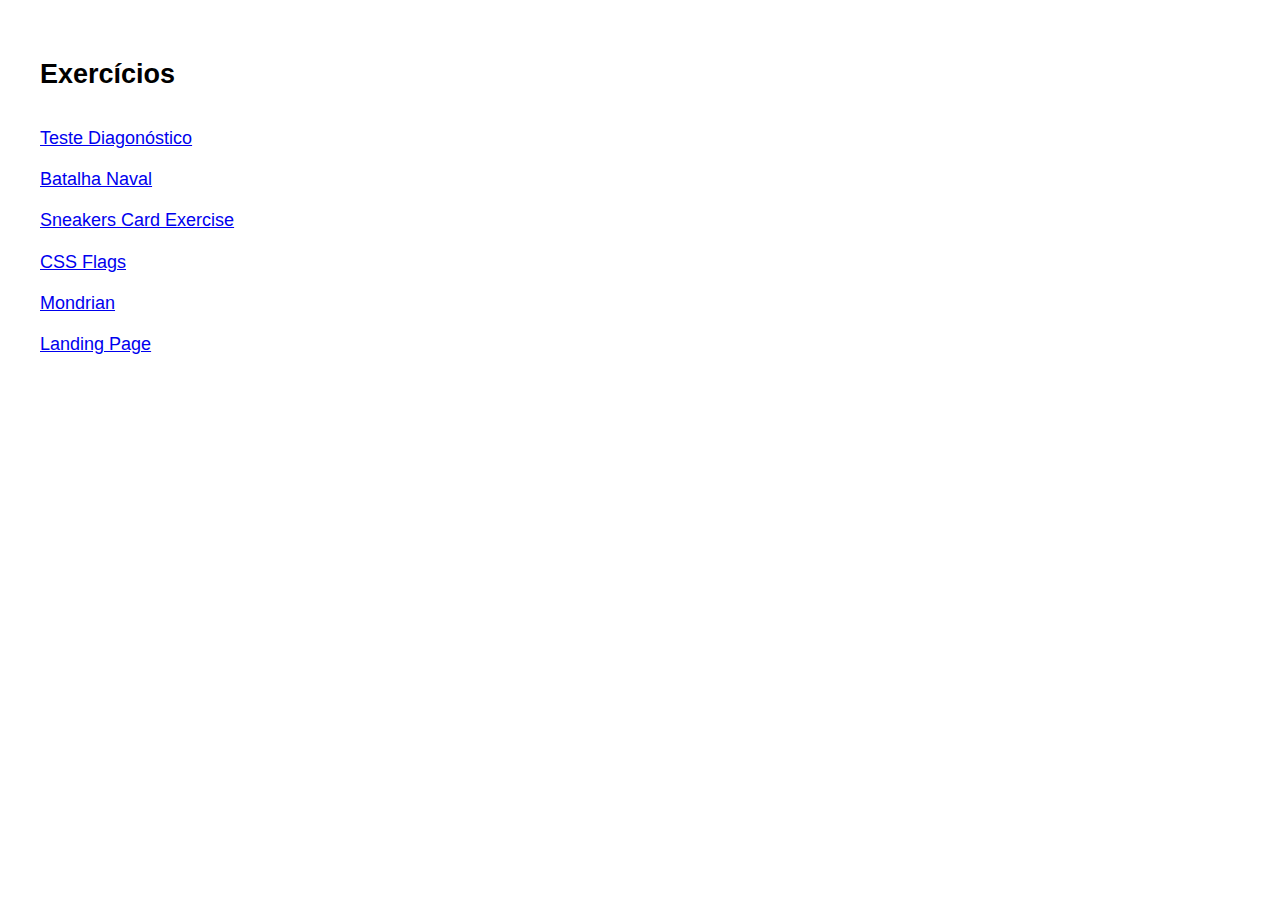
<file: index.html>
<!DOCTYPE html>
<html lang="en">
<head>
    <meta charset="UTF-8">
    <meta name="viewport" content="width=device-width, initial-scale=1.0">
    <link rel="stylesheet" href="./styles.css">
    <title>Learning CSS @EDIT</title>
</head>
<body>
    <div class="exercises-wrapper">
        <h2>Exercícios</h2>
        <a class="card" href="./t_diagnostico/t_diagonostico.html" target="_blank">Teste Diagonóstico</a>
        <a href="./css-navy-battle/css-navy-battle.html" target="_blank">Batalha Naval</a>
        <a href="./sneakers-card/sneaker-card.html" target="_blank">Sneakers Card Exercise</a>
        <a class="card" href="./css-flags/index.html" target="_blank">CSS Flags</a>
        <a href="./t_mondrian/index.html" target="_blank">Mondrian</a>
        <a href="#" target="_blank">Landing Page</a>
        </div>
    </div>
</body>
</html>
</file>
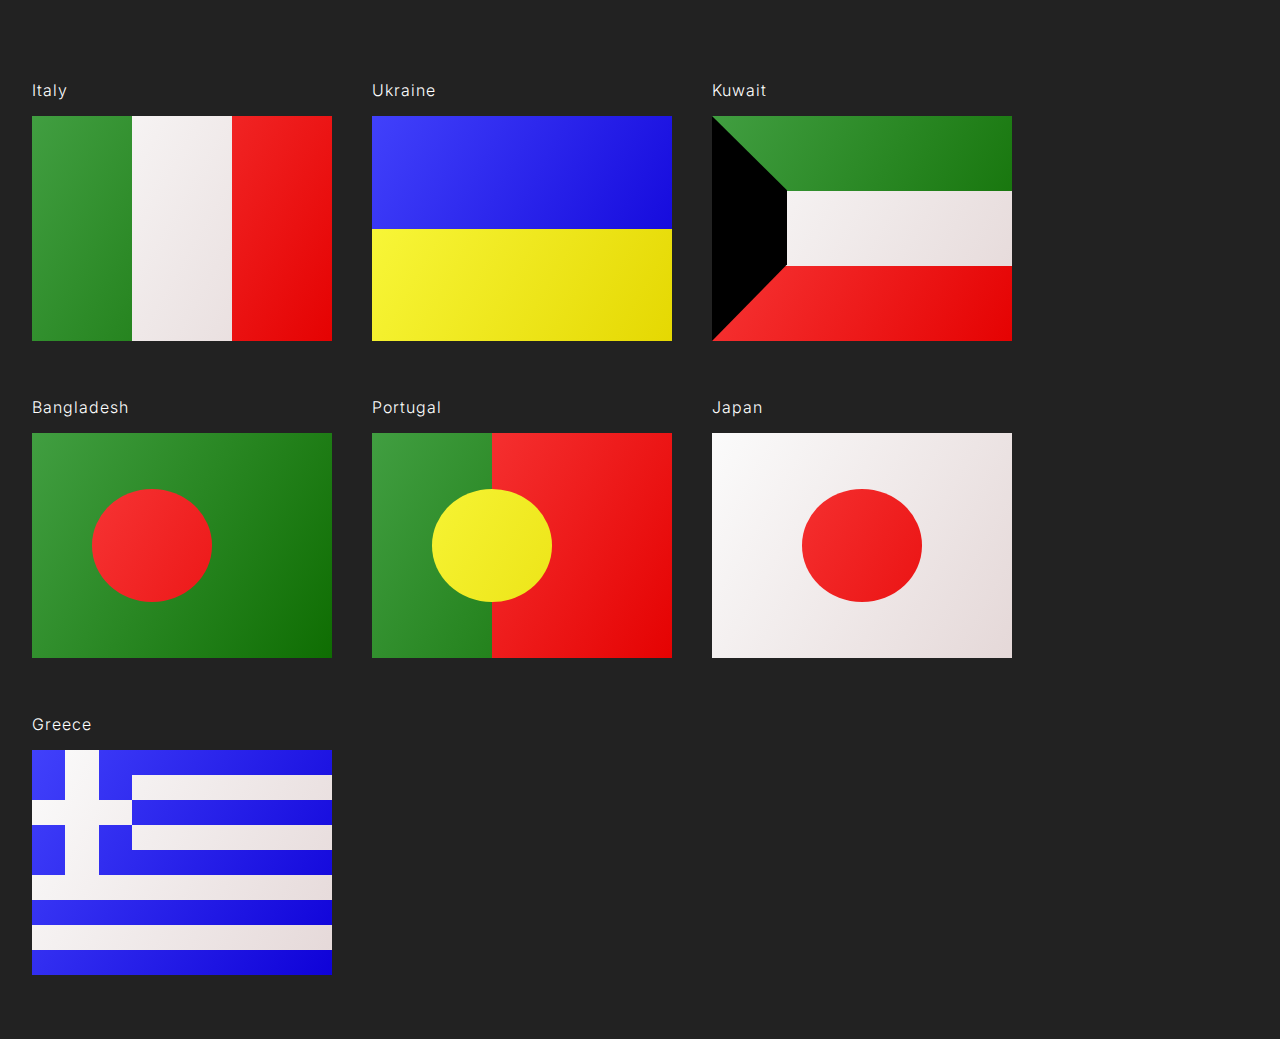
<file: css-flags/index.html>
<!DOCTYPE html>
<html lang="en">
	<head>
		<meta charset="UTF-8" />
		<meta name="viewport" content="width=device-width, initial-scale=1.0" />
		<title>Document</title>
		<link rel="stylesheet" href="styles.css" />
	</head>
	<body>
		<div class="flag_container">
			<h3 class="flag_title">Italy</h3>
			<div class="flag flag--italy">
				 <div class="green"></div>
				 <div class="white"></div>
				 <div class="red"></div>
			</div>
		</div>

		<div class="flag_container">
			<h3 class="flag_title">Ukraine</h3>
			<div class="flag flag--ukraine">
				<div class="blue"></div>
				<div class="yellow"></div>
			</div>
		</div>

		<div class="flag_container">
			<h3 class="flag_title">Kuwait</h3>
			<div class="flag flag--kuwait">
				<div class="black"></div>
				<div class="green"></div>
				<div class="red"></div>
			</div>
		</div>

		<div class="flag_container">
			<h3 class="flag_title">Bangladesh</h3>
			<div class="flag flag--bangladesh">
				<div class="green-circle"></div>
			</div>
		</div>

		<div class="flag_container">
			<h3 class="flag_title">Portugal</h3>
			<div class="flag flag--portugal">
				<div class="green"></div>
				<div class="yellow-circle"></div>
				<div class="red"></div>
			</div>
		</div>

		<div class="flag_container">
			<h3 class="flag_title">Japan</h3>
			<div class="flag flag--japan">
				<div class="red-circle"></div>
			</div>
		</div>

		<div class="flag_container">
			<h3 class="flag_title">Greece</h3>
			<div class="flag flag--greece">
				<div class="white-stripe-hor"></div>
				<div class="white-stripe-ver"></div>
				<div class="stripe-1"></div>
				<div class="stripe-2"></div>
				<div class="stripe-3"></div>
				<div class="stripe-4"></div>
			</div>
		</div>
	</body>
</html>
</file>
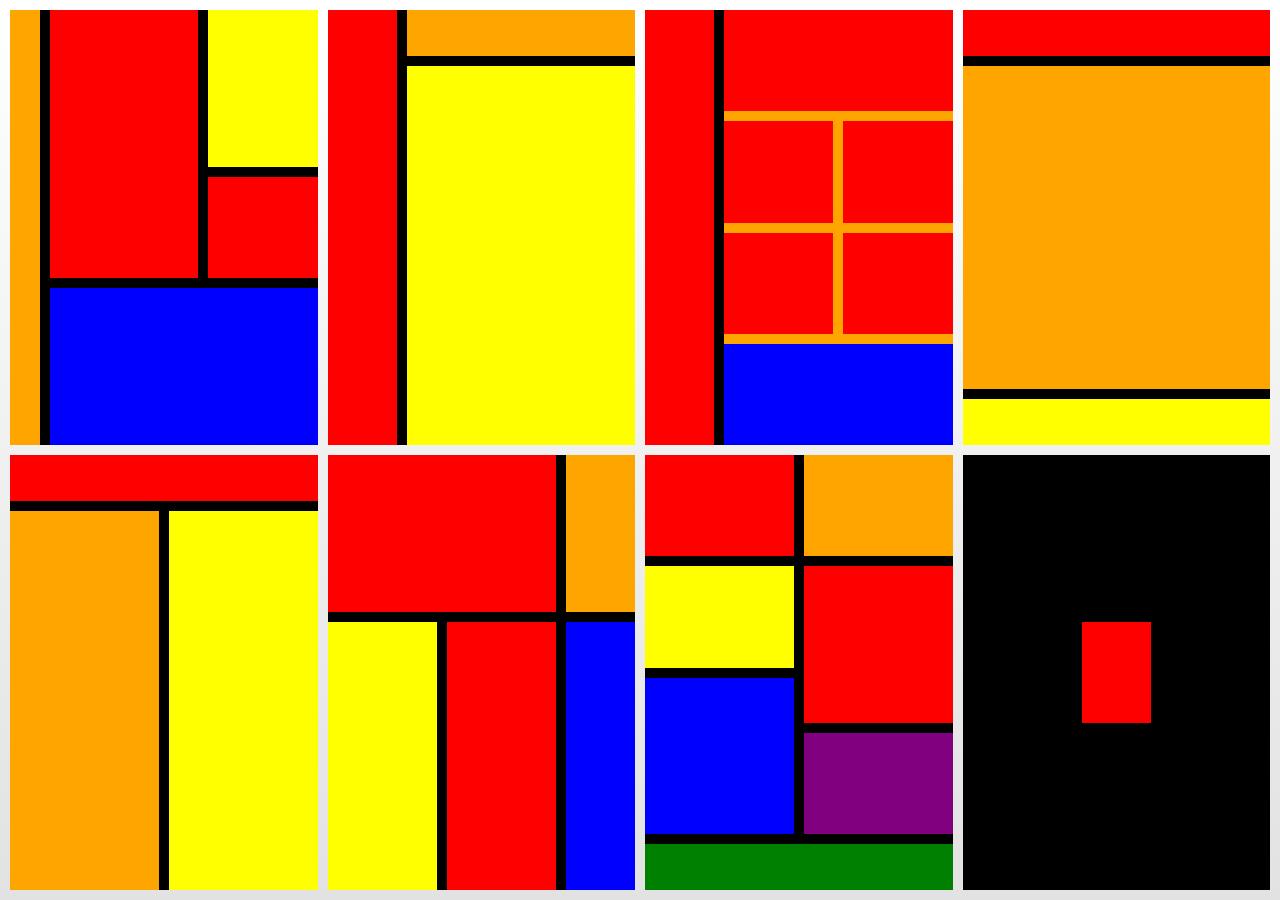
<file: t_mondrian/index.html>
<!DOCTYPE html>
<html lang="en">
<head>
    <meta charset="UTF-8">
    <meta name="viewport" content="width=device-width, initial-scale=1.0">
    <title>Document</title>
    <link rel="stylesheet" href="reset.css">
    <link rel="stylesheet" href="style.css">
</head>
<body>
    
    <div class="container">
        <div class="board-1">
            <div class="area red"></div>
            <div class="area orange"></div>
            <div class="area yellow"></div>
            <div class="area red red-2"></div>
            <div class="area blue"></div>
        </div>
        <div class="board-2">
            <div class="area red"></div>
            <div class="area orange"></div>
            <div class="area yellow"></div>
        </div>
        <div class="board-3">
            <div class="area red"></div>
            <div class="area orange">
                <div class="sub-area red red1"></div>
                <div class="sub-area red red2"></div>
                <div class="sub-area red red3"></div>
                <div class="sub-area red red4"></div>
                <div class="sub-area red red5"></div>
                <div class="sub-area blue"></div>
            </div>
            
        </div>
        <div class="board-4">
            <div class="area red"></div>
            <div class="area orange"></div>
            <div class="area yellow"></div>
        </div>
        <div class="board-5">
              <div class="area red"></div>
            <div class="area orange"></div>
            <div class="area yellow"></div>
        </div>
        <div class="board-6">
             <div class="area red"></div>
            <div class="area orange"></div>
            <div class="area yellow"></div>
            <div class="area red red2"></div>
            <div class="area blue"></div>
        </div>
        <div class="board-7">
            <div class="area red"></div>
            <div class="area orange"></div>
            <div class="area yellow"></div>
            <div class="area red red2"></div>
            <div class="area blue"></div>
            <div class="area purple"></div>
            <div class="area green"></div>
        </div>
        <div class="board-9">
            <div class="area red"></div>
        </div>
    </div>
</body>
</html>
</file>
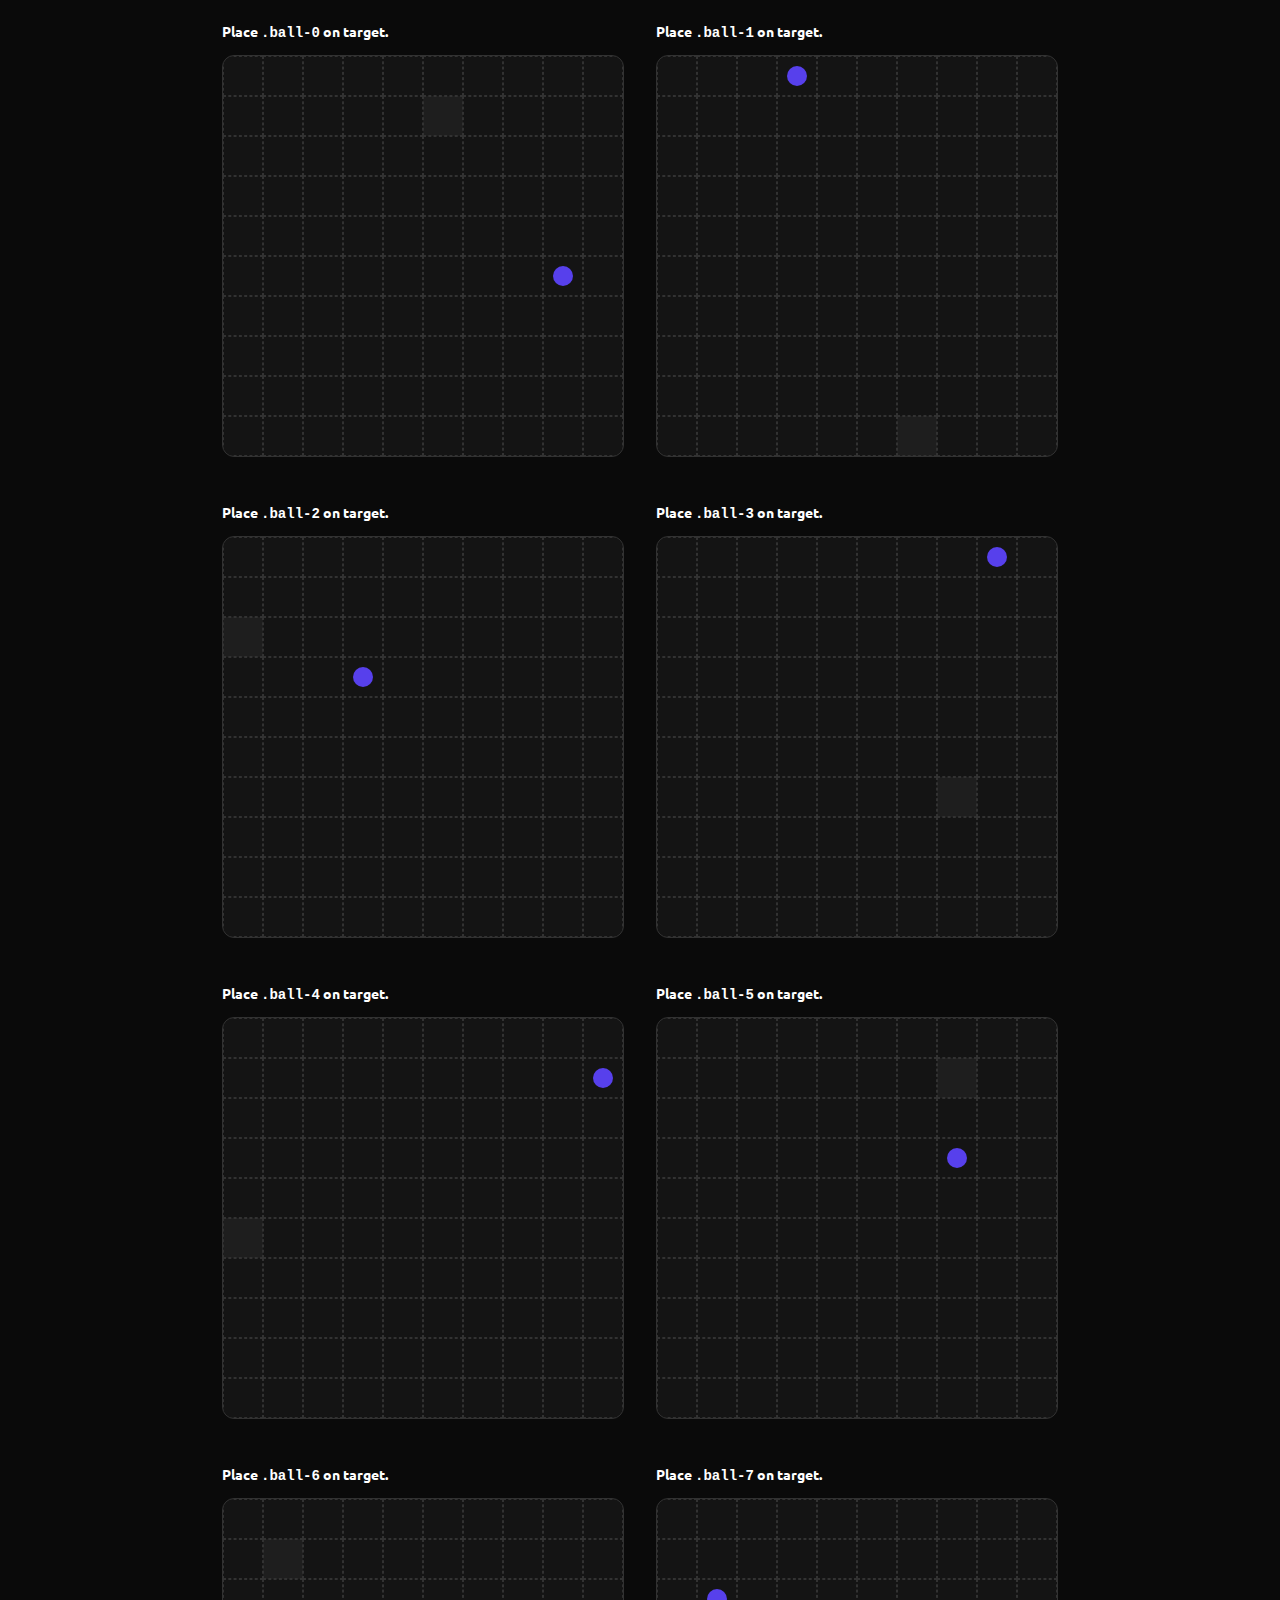
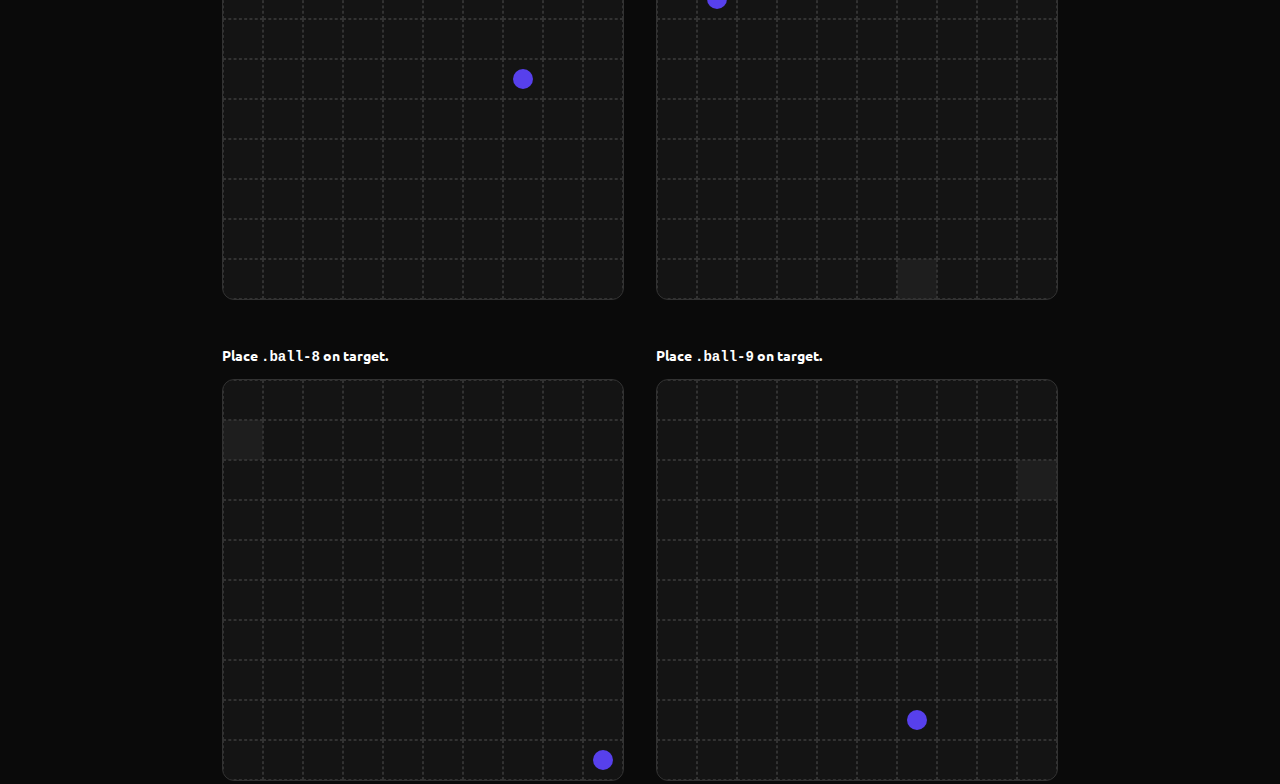
<file: css-navy-battle/css-navy-battle.html>
<!DOCTYPE html>
<html lang="en">
	<head>
		<meta charset="UTF-8" />
		<meta http-equiv="X-UA-Compatible" content="IE=edge" />
		<meta name="viewport" content="width=device-width, initial-scale=1.0" />
		<title>Navy Battle</title>
		<link rel="stylesheet" href="styles.css" />
	</head>
	<body>
		<section>
			<div class="description">
				<h3>
					Place
					<pre>.ball-0</pre>
					on target.
				</h3>
			</div>
			<div class="board"></div>
		</section>

		<section>
			<div class="description">
				<h3>
					Place
					<pre>.ball-1</pre>
					on target.
				</h3>
			</div>
			<div class="board"></div>
		</section>

		<section>
			<div class="description">
				<h3>
					Place
					<pre>.ball-2</pre>
					on target.
				</h3>
			</div>
			<div class="board"></div>
		</section>

		<section>
			<div class="description">
				<h3>
					Place
					<pre>.ball-3</pre>
					on target.
				</h3>
			</div>
			<div class="board"></div>
		</section>

		<section>
			<div class="description">
				<h3>
					Place
					<pre>.ball-4</pre>
					on target.
				</h3>
			</div>
			<div class="board"></div>
		</section>

		<section>
			<div class="description">
				<h3>
					Place
					<pre>.ball-5</pre>
					on target.
				</h3>
			</div>
			<div class="board"></div>
		</section>

		<section>
			<div class="description">
				<h3>
					Place
					<pre>.ball-6</pre>
					on target.
				</h3>
			</div>
			<div class="board"></div>
		</section>

		<section>
			<div class="description">
				<h3>
					Place
					<pre>.ball-7</pre>
					on target.
				</h3>
			</div>
			<div class="board"></div>
		</section>

		<section>
			<div class="description">
				<h3>
					Place
					<pre>.ball-8</pre>
					on target.
				</h3>
			</div>
			<div class="board"></div>
		</section>

		<section>
			<div class="description">
				<h3>
					Place
					<pre>.ball-9</pre>
					on target.
				</h3>
			</div>
			<div class="board"></div>
		</section>
	</body>
	<script src="main.js"></script>
</html>
</file>
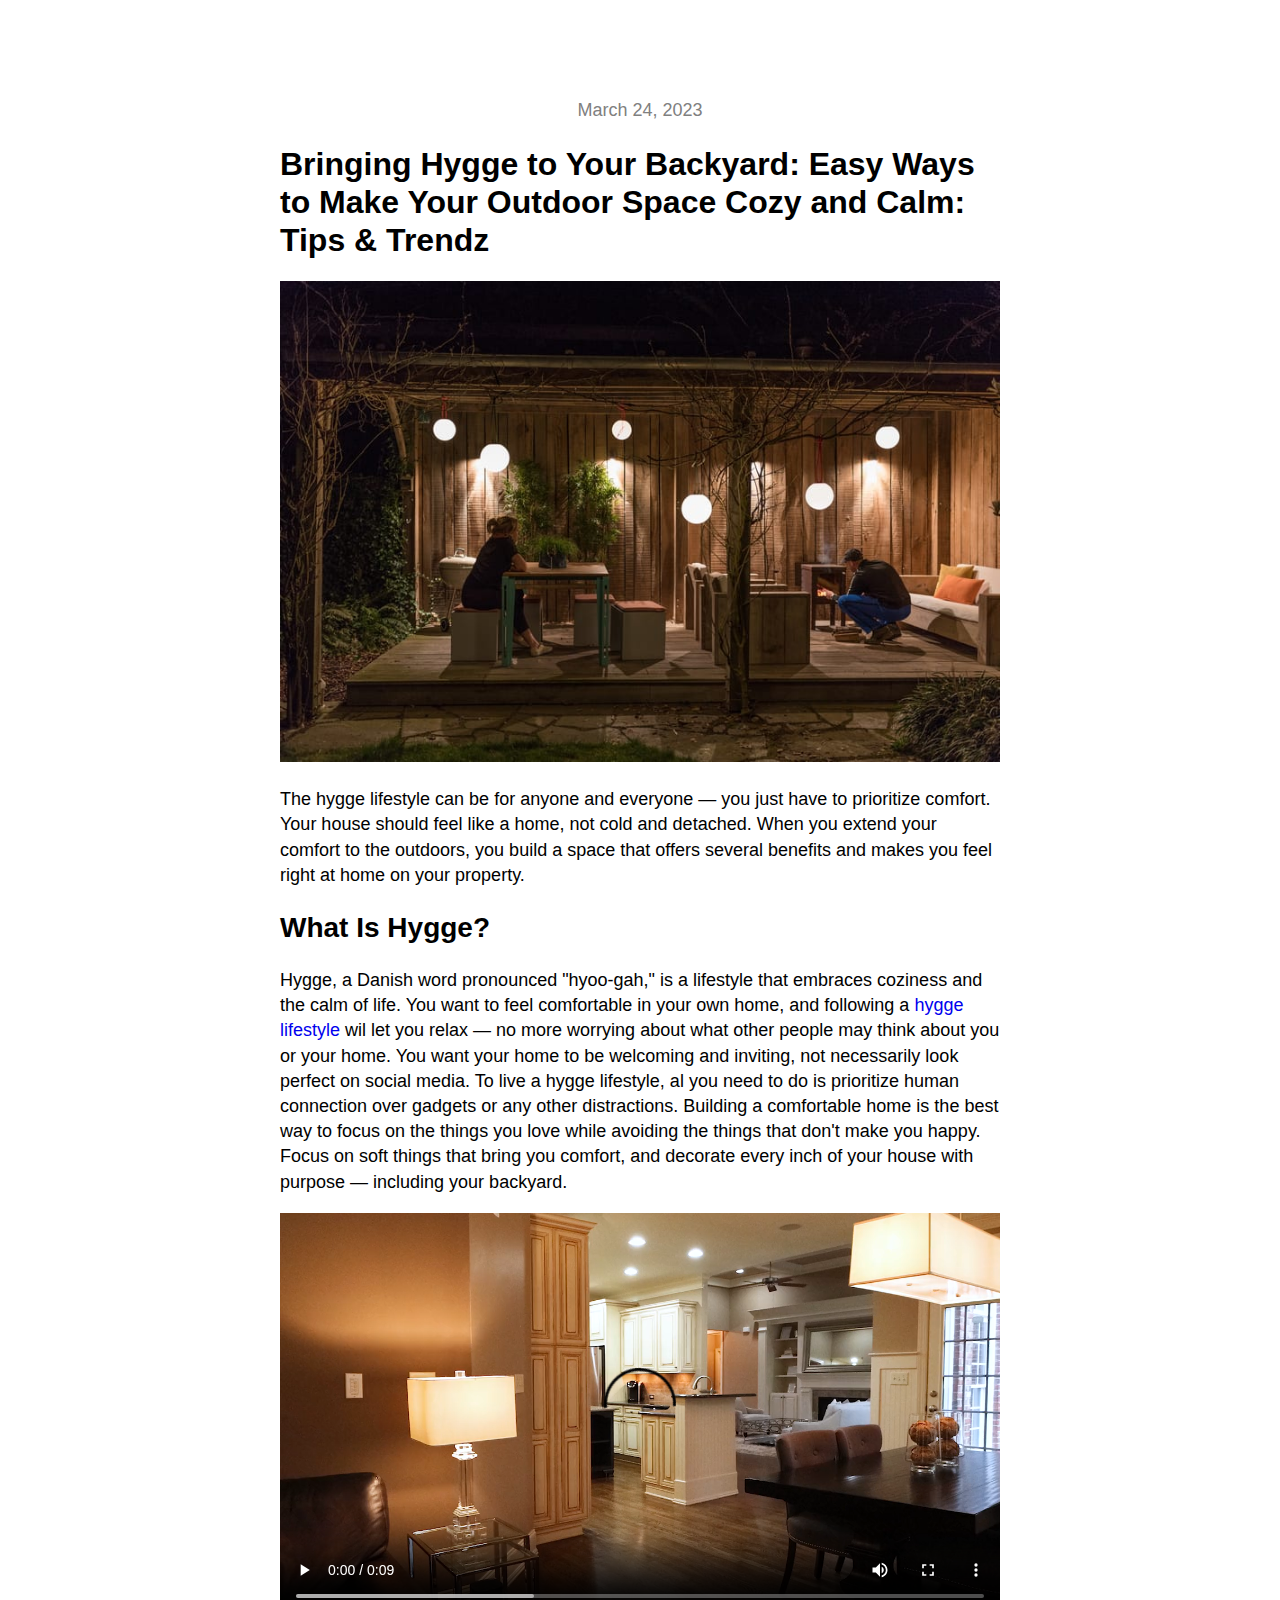
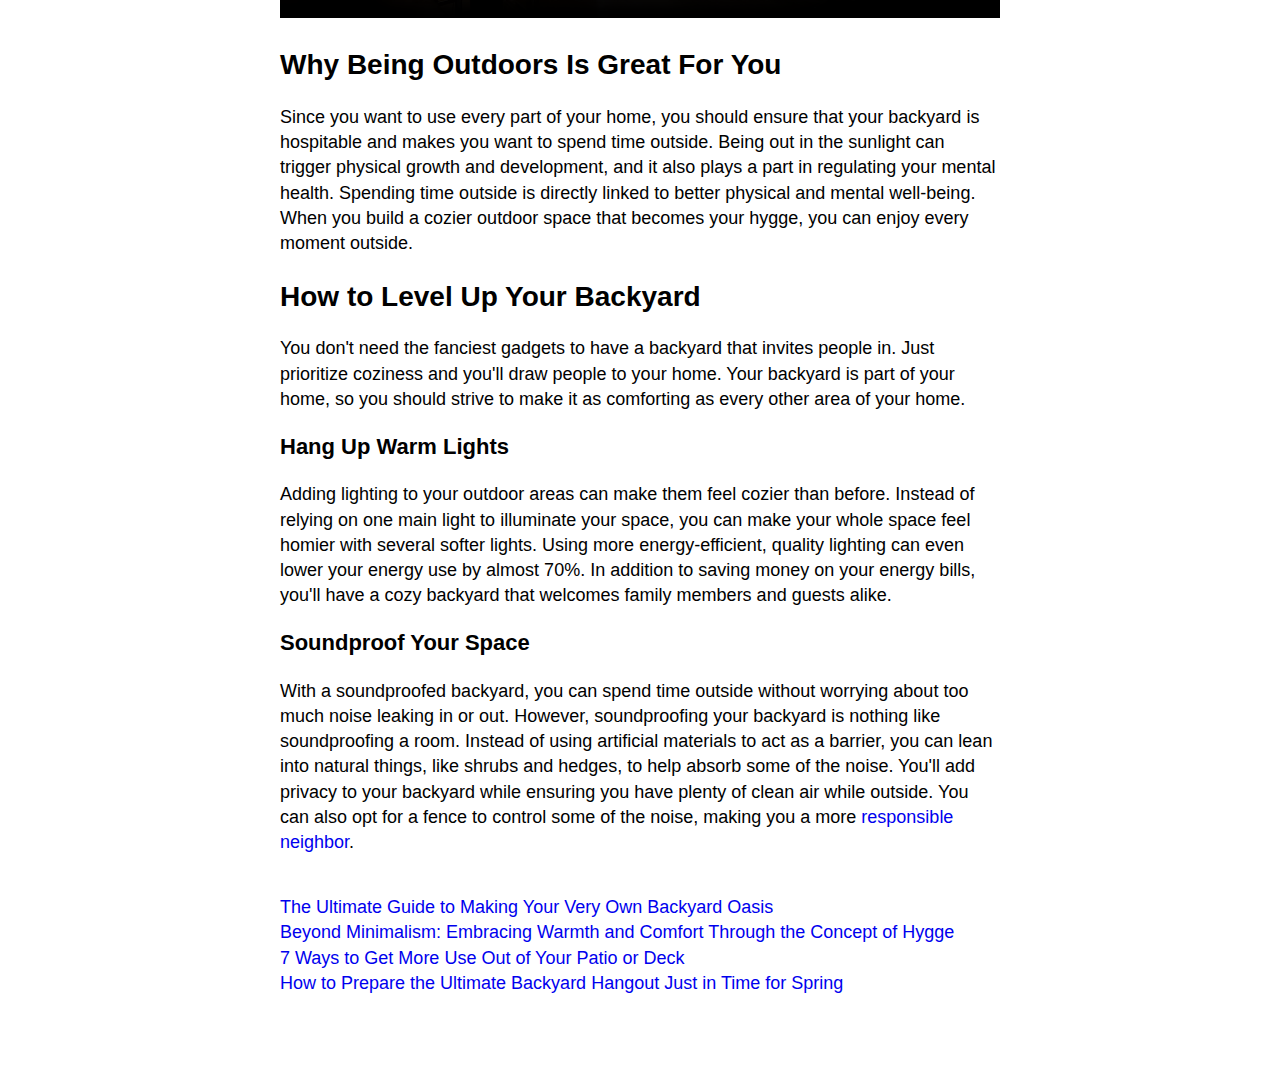
<file: t_diagnostico/t_diagonostico.html>
<!DOCTYPE html>
<html lang="en">
<head>
    <meta charset="UTF-8">
    <meta name="viewport" content="width=device-width, initial-scale=1.0">
    <link rel="stylesheet" href="./styles.css">
    <title>Teste Diagonóstico</title>
</head>
<body>
        <div class="article-content">
            <p class="article-date">March 24, 2023</p>

            <section>
                <h1>Bringing Hygge to Your Backyard: Easy Ways to Make Your Outdoor Space Cozy and Calm: Tips & Trendz</h1>
                <img src="./assets/picture_1/picture_1-lg.jpeg" alt="OutdoorSpace with lady seated at a table and a man pouring woo into a fireplace">
                <p>The hygge lifestyle can be for anyone and everyone — you just have to prioritize comfort. Your house should feel like a home, not cold and detached. When you extend your comfort to the outdoors, you build a space that offers several benefits and makes you feel right at home on your property.</p>
            </section>

            <section>
                <h2>What Is Hygge?</h2>
                <p>Hygge, a Danish word pronounced "hyoo-gah," is a lifestyle that embraces coziness and the calm of life. You want to feel comfortable in your own home, and following a <a href="#">hygge lifestyle</a> wil let you relax — no more worrying about what other people may think about you or your home. You want your home to be welcoming and inviting, not necessarily look perfect on social media. To live a hygge lifestyle, al you need to do is prioritize human connection over gadgets or any other distractions. Building a comfortable home is the best way to focus on the things you love while avoiding the things that don't make you happy. Focus on soft things that bring you comfort, and decorate every inch of your house with purpose — including your backyard.</p>
                <video src="./assets/video/production ID_3773486_lg.mp4" controls></video>
            </section>
            
            <section>
                <h2>Why Being Outdoors Is Great For You</h2>
                <p>Since you want to use every part of your home, you should ensure that your backyard is hospitable and makes you want to spend time outside. Being out in the sunlight can trigger physical growth and development, and it also plays a part in regulating your mental health. Spending time outside is directly linked to better physical and mental well-being. When you build a cozier outdoor space that becomes your hygge, you can enjoy every moment outside.</p>
            </section>

            <section>
                <h2>How to Level Up Your Backyard</h2>
                <p>You don't need the fanciest gadgets to have a backyard that invites people in. Just prioritize coziness and you'll draw people to your home. Your backyard is part of your home, so you should strive to make it as comforting as every other area of your home.</p>
                <h3>Hang Up Warm Lights</h3>
                <p>Adding lighting to your outdoor areas can make them feel cozier than before. Instead of relying on one main light to illuminate your space, you can make your whole space feel homier with several softer lights. Using more energy-efficient, quality lighting can even lower your energy use by almost 70%. In addition to saving money on your energy bills, you'll have a cozy backyard that welcomes family members and guests alike.</p>
                <h3>Soundproof Your Space</h3>
                <p>With a soundproofed backyard, you can spend time outside without worrying about too much noise leaking in or out. However, soundproofing your backyard is nothing like soundproofing a room. Instead of using artificial materials to act as a barrier, you can lean into natural things, like shrubs and hedges, to help absorb some of the noise. You'll add privacy to your backyard while ensuring you have plenty of clean air while outside. You can also opt for a fence to control some of the noise, making you a more <a href="#">responsible neighbor</a>.</p>    
            </section>
        </div>
        
        <footer class="related-articles">
            <ul>
                <li>
                    <article><a href="#">The Ultimate Guide to Making Your Very Own Backyard Oasis</a></article>
                </li>
                <li>
                    <article><a href="#">Beyond Minimalism: Embracing Warmth and Comfort Through the Concept of Hygge</a></article>
                </li>
                <li>
                    <article><a href="#">7 Ways to Get More Use Out of Your Patio or Deck</a></article>
                </li>
                <li>
                    <article><a href="#">How to Prepare the Ultimate Backyard Hangout Just in Time for Spring</a></article>
                </li>
            </ul>
        </footer>
    
</body>
</html>
</file>
<file: styles.css>
html,
body {
    margin: 0;
    padding: 0;
    font-family: Arial, Helvetica, sans-serif;
    font-size: 18px;
    line-height: 140%
}

body {
    padding: 40px 40px;
}

.exercises-wrapper {
    display: flex;
    flex-direction: column;
    gap: 16px;
    flex-wrap: wrap;
}
</file>
<file: css-flags/styles.css>
@import url('https://fonts.googleapis.com/css2?family=Inter:wght@100;200;300;400;500;600;700;800;900&display=swap');

:root {
    font-family: 'Inter', sans-serif;
    --page-background: #222;
    --flag-width: 300px;
}

html,
body {
    margin: 0;
    padding: 32px 16px;
    background: var(--page-background);
    color: white;
}

body {
    display: flex;
    flex-wrap: wrap;
    gap: 40px;
}

.flag {
    width: var(--flag-width);
    aspect-ratio: 4/3;
    background: gainsboro;
    position: relative;
}

.flag::after {
    content: '';
    display: block;
    position: absolute;
    top: 0;
    left: 0;
    width: 100%;
    height: 100%;
    background-image: linear-gradient(120deg, rgba(240, 240, 240, 0.271), rgba(92, 13, 13, 0.162));
}

.flag_title {
    font-size: 16px;
    font-weight: 300;
    letter-spacing: 1px;
}

/* Italy */
.flag--italy {
    display: flex;
}

.flag--italy .green {
    background-color: green;
    flex-grow: 1;
}

.flag--italy .white {
    background-color: white;
    flex-grow: 1;
}

.flag--italy .red {
    background-color: red;
    flex-grow: 1;
}

/* Ukraine */
.flag--ukraine {
    display: flex;
    flex-direction: column;
}

.flag--ukraine .blue {
    background-color: blue;
    flex-grow: 1;
}


.flag--ukraine .yellow {
    background-color: yellow;
    flex-grow: 1;
}

/* Kuwait */
.flag--kuwait {
    display: grid;
    grid-template-columns: repeat(4, 1fr);
    grid-template-rows: repeat(3, 1fr);
    background-color: white;
}

.flag--kuwait .black {
    grid-column: 1 / 2;
    grid-row: 1 / -1;
    background-color: black;
    z-index: 1;
    clip-path: polygon(0 0, 100% 33%, 100% 66%, 0 100%);
}

.flag--kuwait .green {
    grid-column: 1 / -1;
    grid-row: 1 / 2;
    background-color: green;
}

.flag--kuwait .red {
    grid-column: 1 / -1;
    grid-row: 3 / -1;
    background-color: red;
}

/* Bangladesh */
.flag--bangladesh {
    display: grid;
    grid-template-columns: repeat(10, 1fr);
    grid-template-rows: repeat(8, 1fr);
    background-color: green;
}

.flag--bangladesh .green-circle {
    grid-column: 3 / 7;
    grid-row: 3 / 7;
    background-color: red;
    border-radius: 100%;
}

/* Portugal */
.flag--portugal {
    display: grid;
    grid-template-columns: repeat(10, 1fr);
    grid-template-rows: repeat(8, 1fr);
    background-color: red;
}

.flag--portugal .green {
    grid-column: 1 / 5;
    grid-row: 1 / -1;
    background-color: green;
}

.flag--portugal .yellow-circle {
    grid-column: 3 / 7;
    grid-row: 3 / 7;
    background-color: yellow;
    border-radius: 100%;
}

/* Portugal */
.flag--japan {
    display: grid;
    grid-template-columns: repeat(10, 1fr);
    grid-template-rows: repeat(8, 1fr);
    background-color: white;
}


/* Japan */
.flag--japan .red-circle {
    grid-column: 4 / 8;
    grid-row: 3 / 7;
    background-color: red;
    border-radius: 100%;
}

/* Greece */
.flag--greece {
    display: grid;
    grid-template-columns: repeat(9, 1fr);
    grid-template-rows: repeat(9, 1fr);
    background-color: blue;
}

.flag--greece .white-stripe-hor {
    grid-column: 1 / 4;
    grid-row: 3 / 4;
    background-color: white;
}

.flag--greece .white-stripe-ver {
    grid-column: 2 / 3;
    grid-row: 1 / 6;
    background-color: white;
}

.flag--greece .stripe-1 {
    grid-column: 4 / -1;
    grid-row: 2 / 3;
    background-color: white;
}

.flag--greece .stripe-2 {
    grid-column: 4 / -1;
    grid-row: 4 / 5;
    background-color: white;
}

.flag--greece .stripe-3 {
    grid-column: 1 / -1;
    grid-row: 6 / 7;
    background-color: white;
}

.flag--greece .stripe-4 {
    grid-column: 1 / -1;
    grid-row: 8 / 9;
    background-color: white;
}
</file>
<file: t_mondrian/style.css>
/*Board 1*/
.board-1 {
    display: grid;
    grid-template-columns: repeat(8, 1fr);
    grid-template-rows: repeat(8, 1fr);
    background-color: black;
    gap: 10px;
}

.board-1 .area.orange {
    grid-column: 1 / 2;
    grid-row: 1 / -1;
}

.board-1 .area.red {
    grid-column: 2 / 6;
    grid-row: 1 / 6;
}

.board-1 .area.yellow {
    grid-column: 6 / -1;
    grid-row: 1 / 4;
}

.board-1 .area.red.red-2 {
    grid-column: 6 / -1;
    grid-row: 4 / 6;
}

.board-1 .area.blue {
    grid-column: 2 / -1;
    grid-row: 6 / -1;
}

/* Board 2 */
.board-2 {
    display: grid;
    grid-template-columns: repeat(8, 1fr);
    grid-template-rows: repeat(8, 1fr);
    background-color: black;
    gap: 10px;
}

.board-2 .area.red {
    grid-column: 1 / 3;
    grid-row: 1 / -1;
}

.board-2 .area.orange {
    grid-column: 3 / -1;
    grid-row: 1 / 2;
}

.board-2 .area.yellow {
    grid-column: 3 / -1;
    grid-row: 2 / -1;
}

/* Board 3 */
.board-3 {
    display: grid;
    grid-template-columns: repeat(8, 1fr);
    grid-template-rows: repeat(8, 1fr);
    background-color: black;
    gap: 10px;
}

.board-3 .area.red {
    grid-column: 1 / 3;
    grid-row: 1 / -1;
}

.board-3 .area.orange {
    grid-column: 3 / -1;
    grid-row: 1 / -1;
    display: grid;
    grid-template-columns: repeat(2, 1fr);
    grid-template-rows: repeat(4, 1fr);
    gap: 10px;
}

.board-3 .area.orange .sub-area.red.red1 {
    grid-column: 1 / -1;
    grid-row: 1 / 2;
}

.board-3 .area.orange .sub-area.blue {
    grid-column: 1 / -1;
    grid-row: 4 / -1;
}

/* Board 4 */
.board-4 {
    display: grid;
    grid-template-columns: repeat(8, 1fr);
    grid-template-rows: repeat(8, 1fr);
    background-color: black;
    gap: 10px;
}

.board-4 .area.red {
    grid-column: 1 / -1;
    grid-row: 1 / 2;
}
.board-4 .area.orange {
    grid-column: 1 / -1;
    grid-row: 2 / 8;
}

.board-4 .area.yellow {
    grid-column: 1 / -1;
    grid-row: 8 / -1;
}

/* Board 5 */
.board-5 {
    display: grid;
    grid-template-columns: repeat(8, 1fr);
    grid-template-rows: repeat(8, 1fr);
    background-color: black;
    gap: 10px;
}

.board-5 .area.red {
    grid-column: 1 / -1;
    grid-row: 1 / 2;
}

.board-5 .area.orange {
    grid-column: 1 / 5;
    grid-row: 2 / -1;
}

.board-5 .area.yellow {
    grid-column: 5 / -1;
    grid-row: 2 / -1;
}

/* Board 6 */
.board-6 {
    display: grid;
    grid-template-columns: repeat(8, 1fr);
    grid-template-rows: repeat(8, 1fr);
    background-color: black;
    gap: 10px;
}

.board-6 .area.red {
    grid-column: 1 / 7;
    grid-row: 1 / 4;
}

.board-6 .area.orange {
    grid-column: 7 / -1;
    grid-row: 1 / 4;
}

.board-6 .area.yellow {
    grid-column: 1 / 4;
    grid-row: 4 / -1;
}

.board-6 .area.red.red2 {
    grid-column: 4 / 7;
    grid-row: 4 / -1;
}

.board-6 .area.blue {
    grid-column: 7 / -1;
    grid-row: 4 / -1;
}

/* Board 7 */
.board-7 {
    display: grid;
    grid-template-columns: repeat(8, 1fr);
    grid-template-rows: repeat(8, 1fr);
    background-color: black;
    gap: 10px;
}

.board-7 .area.red {
    grid-column: 1 / 5;
    grid-row: 1 / 3;
}

.board-7 .area.orange {
    grid-column: 5 / -1;
    grid-row: 1 / 3;
}

.board-7 .area.yellow {
    grid-column: 1 / 5;
    grid-row: 3 / 5;
}

.board-7 .area.red.red2 {
    grid-column: 5 / -1;
    grid-row: 3 / 6;
}

.board-7 .area.blue {
    grid-column: 1 / 5;
    grid-row: 5 / 8;
}

.board-7 .area.purple {
    grid-column: 5 / -1;
    grid-row: 6 / 8;
}

.board-7 .area.green {
    grid-column: 1 / -1;
    grid-row: 8 / -1;
}

/* Board 9 */
.board-9 {
    display: grid;
    grid-template-columns: repeat(8, 1fr);
    grid-template-rows: repeat(8, 1fr);
    background-color: black;
    gap: 10px;
}

.board-9 .area.red {
    grid-column: 4 / 6;
    grid-row: 4 / 6;
}
</file>
<file: css-navy-battle/styles.css>
@import url(https://fonts.googleapis.com/css?family=Ubuntu:300,300italic,regular,italic,500,500italic,700,700italic);

html,
body {
    font-family: Ubuntu;
    font-weight: 400;
    font-size: 16px;
    background: rgba(10, 10, 10, 1);
    display: flex;
    flex-wrap: wrap;
    gap: 32px;
    justify-content: center;
    color: white;
    font-size: 12px;
}

.board {
    border: 1px solid rgba(50, 50, 50, 1);
    background: rgba(20, 20, 20, 1);
    display: flex;
    align-content: flex-start;
    flex-wrap: wrap;
    border-radius: 12px;
    overflow: hidden;
    position: relative; /* Needed to add this here */
}

.cell {
    border: 0.5px dashed rgba(50, 50, 50, 1);
    display: inline-block;
    margin: 0;
    padding: 0;
    box-sizing: border-box;
}

.target {
    background-color: rgba(30, 30, 30, 1);
}

.ball {
    width: 20px;
    height: 20px;
    background: rgb(87, 64, 236);
    position: absolute;
    margin: 10px;
    border-radius: 100%;
}

pre {
    display: inline;
}



/* Coloca o teu CSS a partir daqui */
.ball-0 {
    right: 40px;
    bottom: 160px;
}

.ball-1 {
    left: 120px;
    top: 0;
}

.ball-2 {
    left: 120px;
    top: 120px;
}

.ball-3 {
    right: 40px;
    top: 0px;
}

.ball-4 {
    right: 0px;
    top: 40px;
}

.ball-5 {
    right: 80px;
    top: 120px;
}

.ball-6 {
    right: 80px;
    top: 160px;
}

.ball-7 {
    left: 40px;
    top: 80px;
}

.ball-8 {
    right: 0px;
    bottom: 0px;
}

.ball-9 {
    right: 120px;
    bottom: 40px;
}
</file>
<file: t_diagnostico/styles.css>
/* Basic styling and page padding*/
html,
body {
    margin: 0;
    padding: 0;
    font-family: Arial, Helvetica, sans-serif;
    font-size: 18px;
    line-height: 140%
}

.article-wrapper {
    padding: 80px 20px;
}

.spacer {
    margin-top: 40px;
}

body {
    padding: 80px 20px;
}

/* Content Width */
.article-content, .related-articles {
    margin: auto;
    max-width: 720px;
}

img, video {
    width: 100%;
}

/* Typography */
h1 {
    font-size: 32px;
    line-height: 120%;
}

h2 {
    font-size: 28px;
    line-height: 120%;
}

h3 {
    font-size: 22px;
    line-height: 120%;
}

ul {
    list-style-type: none;
    margin: 0;
    padding: 0;
}

a {
    text-decoration: none;
}

/* Center align date */
.article-date {
    text-align: center;
    color: grey;
}

/* Related articles */
.related-articles {
    margin-top: 40px;
}
</file>
